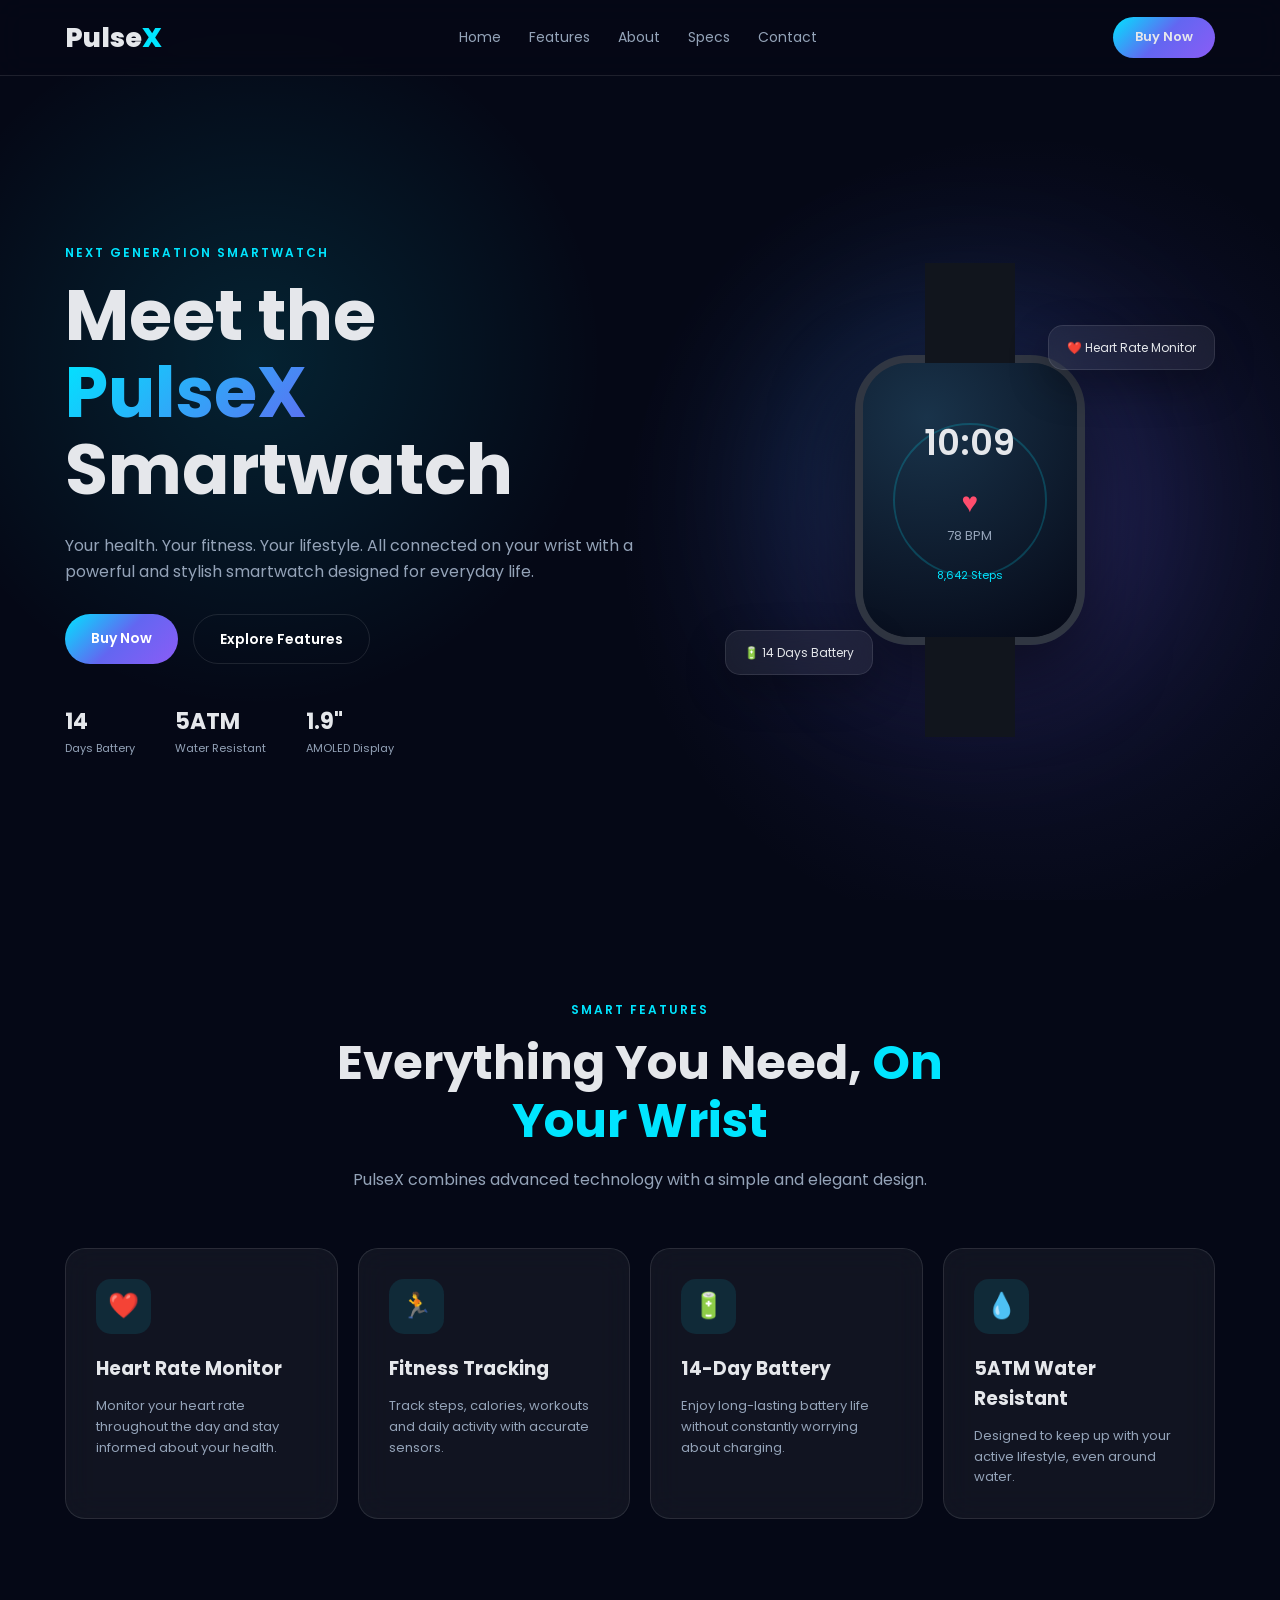
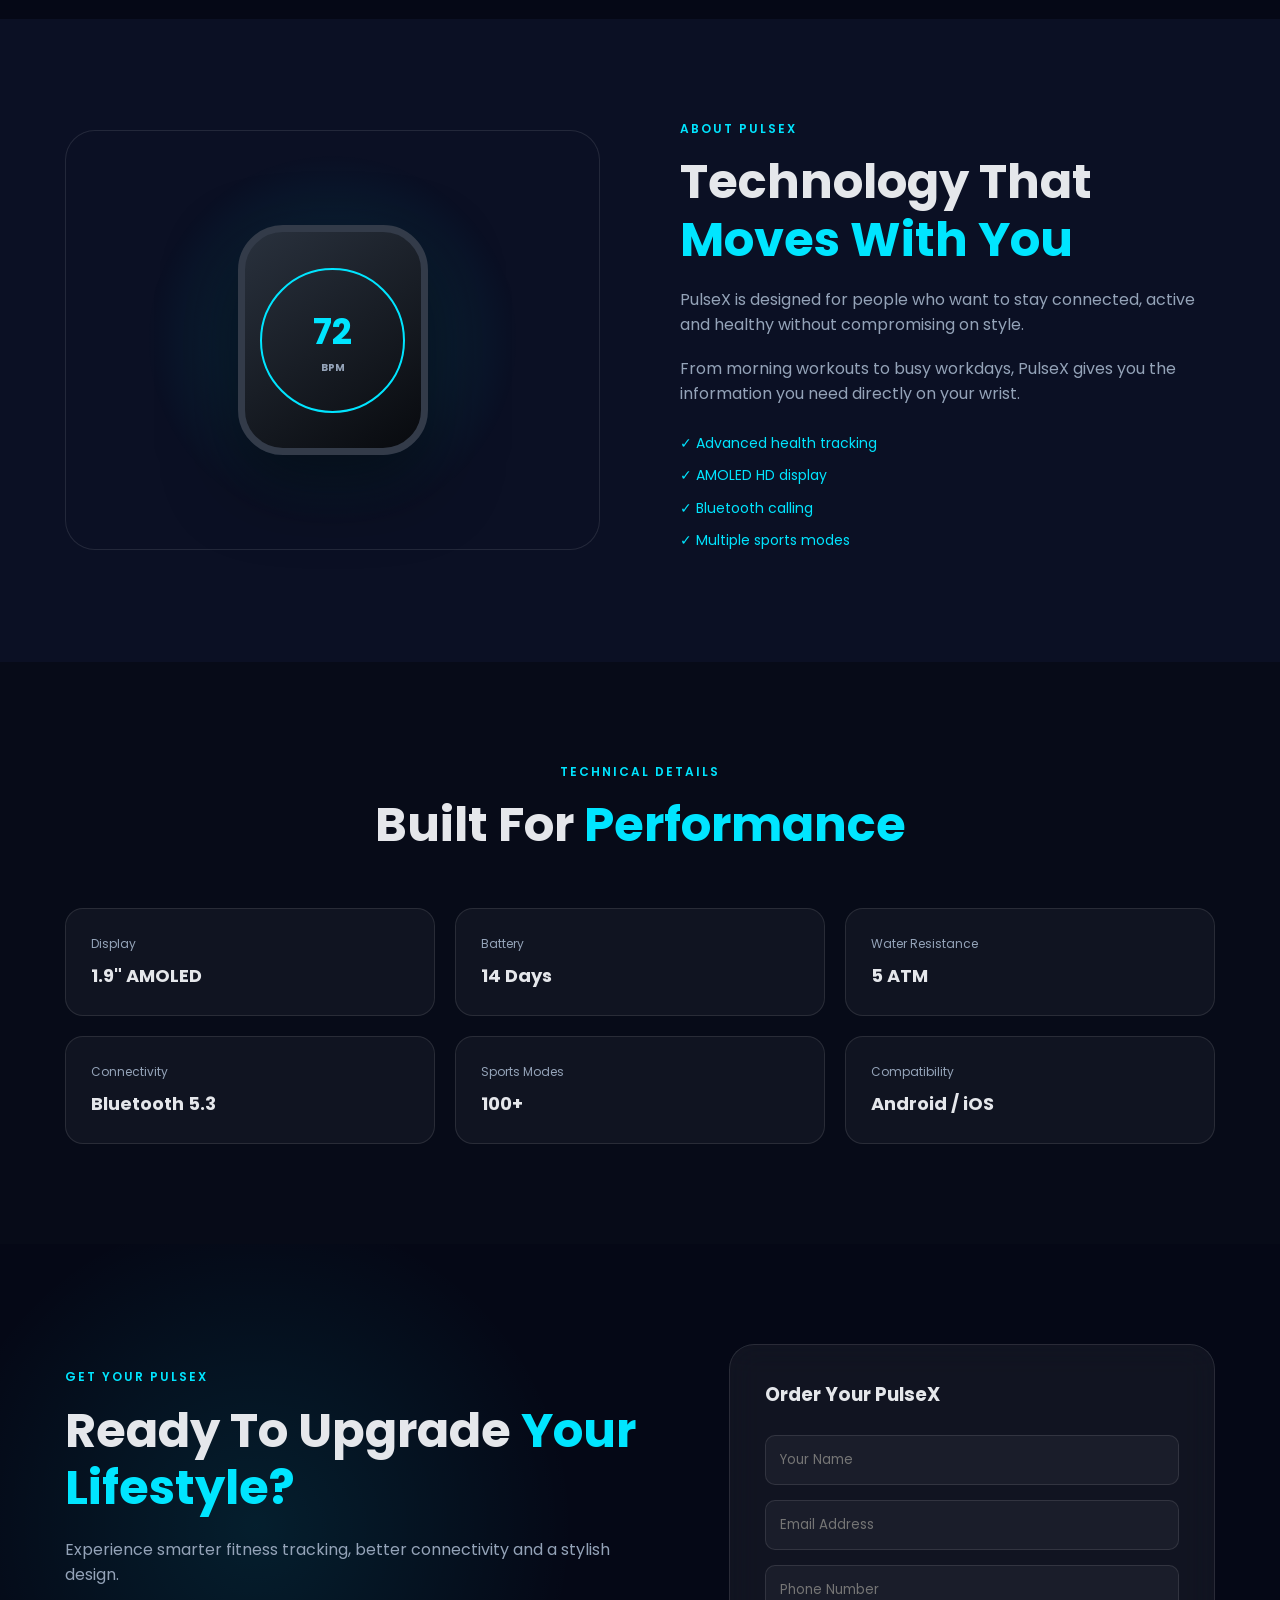
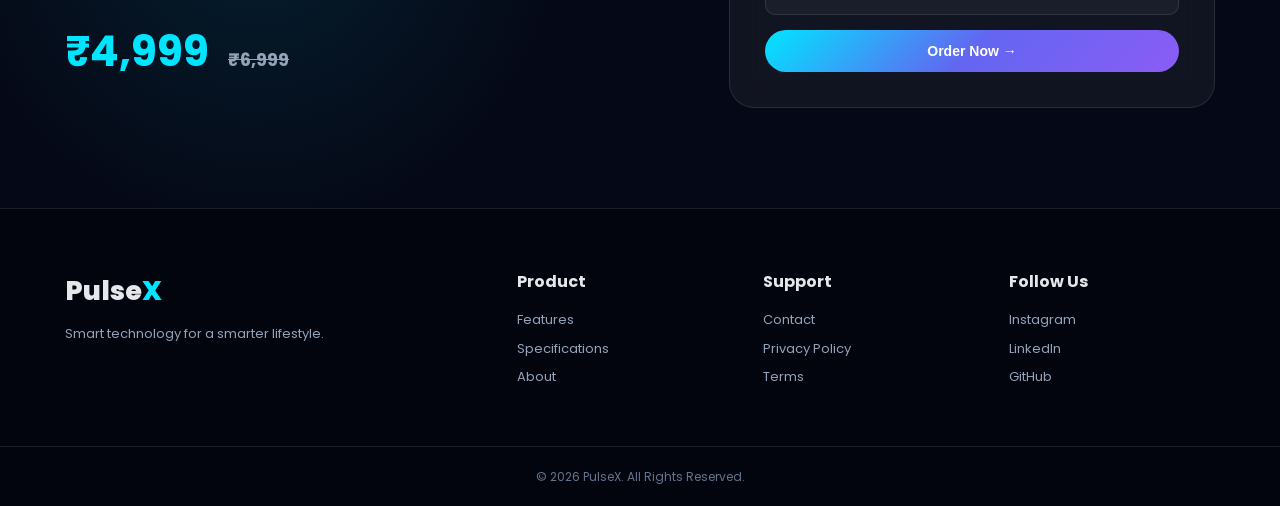
<file: Assignment-2-PulseX-Smartwatch/index.html>
<!DOCTYPE html>
<html lang="en">
<head>
    <meta charset="UTF-8">
    <meta name="viewport" content="width=device-width, initial-scale=1.0">

    <title>PulseX Smartwatch</title>

    <link rel="preconnect" href="https://fonts.googleapis.com">
    <link rel="preconnect" href="https://fonts.gstatic.com" crossorigin>

    <link
        href="https://fonts.googleapis.com/css2?family=Poppins:wght@300;400;500;600;700;800&display=swap"
        rel="stylesheet"
    >

    <link rel="stylesheet" href="style.css">
</head>

<body>

    <!-- ================= NAVBAR ================= -->

    <header class="navbar">
        <div class="container nav-container">

            <a href="#home" class="logo">
                Pulse<span>X</span>
            </a>

            <nav>
                <a href="#home">Home</a>
                <a href="#features">Features</a>
                <a href="#about">About</a>
                <a href="#specs">Specs</a>
                <a href="#contact">Contact</a>
            </nav>

            <a href="#contact" class="nav-btn">Buy Now</a>

        </div>
    </header>


    <!-- ================= HERO ================= -->

    <section id="home" class="hero">

        <div class="hero-content container">

            <div class="hero-text">

                <p class="tag">NEXT GENERATION SMARTWATCH</p>

                <h1>
                    Meet the
                    <span>PulseX</span>
                    Smartwatch
                </h1>

                <p>
                    Your health. Your fitness. Your lifestyle.
                    All connected on your wrist with a powerful
                    and stylish smartwatch designed for everyday life.
                </p>

                <div class="hero-buttons">

                    <a href="#contact" class="btn primary">
                        Buy Now
                    </a>

                    <a href="#features" class="btn secondary">
                        Explore Features
                    </a>

                </div>

                <div class="hero-stats">

                    <div>
                        <strong>14</strong>
                        <span>Days Battery</span>
                    </div>

                    <div>
                        <strong>5ATM</strong>
                        <span>Water Resistant</span>
                    </div>

                    <div>
                        <strong>1.9"</strong>
                        <span>AMOLED Display</span>
                    </div>

                </div>

            </div>


            <!-- WATCH -->

            <div class="watch-area">

                <div class="glow"></div>

                <div class="watch">

                    <div class="watch-screen">

                        <div class="watch-time">
                            10:09
                        </div>

                        <div class="heart">
                            ♥
                        </div>

                        <div class="heart-rate">
                            78 BPM
                        </div>

                        <div class="steps">
                            8,642 Steps
                        </div>

                    </div>

                </div>

                <div class="floating feature-float">
                    ❤️ Heart Rate Monitor
                </div>

                <div class="floating battery-float">
                    🔋 14 Days Battery
                </div>

            </div>

        </div>

    </section>


    <!-- ================= FEATURES ================= -->

    <section id="features" class="section">

        <div class="container">

            <div class="section-heading">

                <p class="tag">SMART FEATURES</p>

                <h2>
                    Everything You Need,
                    <span>On Your Wrist</span>
                </h2>

                <p>
                    PulseX combines advanced technology with a
                    simple and elegant design.
                </p>

            </div>


            <div class="features-grid">

                <div class="feature-card">

                    <div class="icon">❤️</div>

                    <h3>Heart Rate Monitor</h3>

                    <p>
                        Monitor your heart rate throughout the day
                        and stay informed about your health.
                    </p>

                </div>


                <div class="feature-card">

                    <div class="icon">🏃</div>

                    <h3>Fitness Tracking</h3>

                    <p>
                        Track steps, calories, workouts and daily
                        activity with accurate sensors.
                    </p>

                </div>


                <div class="feature-card">

                    <div class="icon">🔋</div>

                    <h3>14-Day Battery</h3>

                    <p>
                        Enjoy long-lasting battery life without
                        constantly worrying about charging.
                    </p>

                </div>


                <div class="feature-card">

                    <div class="icon">💧</div>

                    <h3>5ATM Water Resistant</h3>

                    <p>
                        Designed to keep up with your active lifestyle,
                        even around water.
                    </p>

                </div>

            </div>

        </div>

    </section>


    <!-- ================= ABOUT ================= -->

    <section id="about" class="section about">

        <div class="container about-container">

            <div class="about-watch">

                <div class="mini-watch">

                    <div>
                        72
                        <small>BPM</small>
                    </div>

                </div>

            </div>


            <div class="about-content">

                <p class="tag">ABOUT PULSEX</p>

                <h2>
                    Technology That
                    <span>Moves With You</span>
                </h2>

                <p>
                    PulseX is designed for people who want to stay
                    connected, active and healthy without compromising
                    on style.
                </p>

                <p>
                    From morning workouts to busy workdays, PulseX
                    gives you the information you need directly
                    on your wrist.
                </p>

                <div class="check-list">

                    <p>✓ Advanced health tracking</p>
                    <p>✓ AMOLED HD display</p>
                    <p>✓ Bluetooth calling</p>
                    <p>✓ Multiple sports modes</p>

                </div>

            </div>

        </div>

    </section>


    <!-- ================= SPECS ================= -->

    <section id="specs" class="section specs">

        <div class="container">

            <div class="section-heading">

                <p class="tag">TECHNICAL DETAILS</p>

                <h2>
                    Built For
                    <span>Performance</span>
                </h2>

            </div>


            <div class="spec-grid">

                <div class="spec-card">
                    <span>Display</span>
                    <strong>1.9" AMOLED</strong>
                </div>

                <div class="spec-card">
                    <span>Battery</span>
                    <strong>14 Days</strong>
                </div>

                <div class="spec-card">
                    <span>Water Resistance</span>
                    <strong>5 ATM</strong>
                </div>

                <div class="spec-card">
                    <span>Connectivity</span>
                    <strong>Bluetooth 5.3</strong>
                </div>

                <div class="spec-card">
                    <span>Sports Modes</span>
                    <strong>100+</strong>
                </div>

                <div class="spec-card">
                    <span>Compatibility</span>
                    <strong>Android / iOS</strong>
                </div>

            </div>

        </div>

    </section>


    <!-- ================= CONTACT / CTA ================= -->

    <section id="contact" class="section contact">

        <div class="container contact-container">

            <div>

                <p class="tag">GET YOUR PULSEX</p>

                <h2>
                    Ready To Upgrade
                    <span>Your Lifestyle?</span>
                </h2>

                <p>
                    Experience smarter fitness tracking,
                    better connectivity and a stylish design.
                </p>

                <div class="price">
                    ₹4,999
                    <del>₹6,999</del>
                </div>

            </div>


            <form class="contact-form">

                <h3>Order Your PulseX</h3>

                <input
                    type="text"
                    placeholder="Your Name"
                    required
                >

                <input
                    type="email"
                    placeholder="Email Address"
                    required
                >

                <input
                    type="tel"
                    placeholder="Phone Number"
                    required
                >

                <button type="submit" class="btn primary">
                    Order Now →
                </button>

            </form>

        </div>

    </section>


    <!-- ================= FOOTER ================= -->

    <footer>

        <div class="container footer-container">

            <div>

                <a href="#home" class="logo">
                    Pulse<span>X</span>
                </a>

                <p>
                    Smart technology for a smarter lifestyle.
                </p>

            </div>


            <div>

                <h4>Product</h4>

                <a href="#features">Features</a>
                <a href="#specs">Specifications</a>
                <a href="#about">About</a>

            </div>


            <div>

                <h4>Support</h4>

                <a href="#contact">Contact</a>
                <a href="#">Privacy Policy</a>
                <a href="#">Terms</a>

            </div>


            <div>

                <h4>Follow Us</h4>

                <a href="#">Instagram</a>
                <a href="#">LinkedIn</a>
                <a href="#">GitHub</a>

            </div>

        </div>


        <div class="copyright">
            © 2026 PulseX. All Rights Reserved.
        </div>

    </footer>

</body>
</html>
</file>
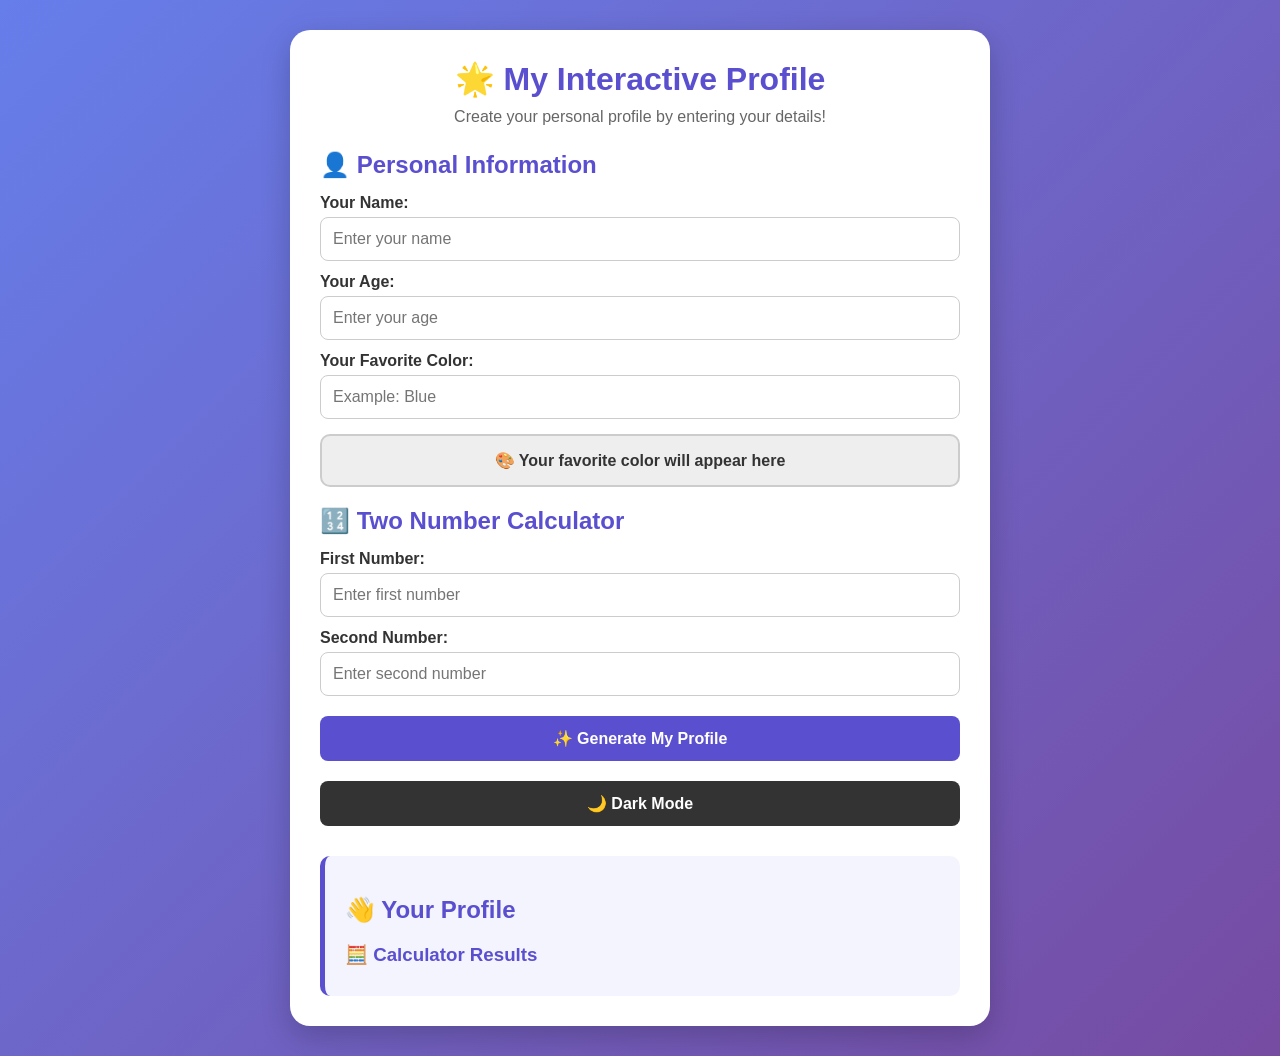
<file: Assignment-3-Interactive-Personal-Profile/index.html>
<!DOCTYPE html>
<html lang="en">

<head>
    <meta charset="UTF-8">
    <meta name="viewport" content="width=device-width, initial-scale=1.0">

    <title>Interactive Personal Profile</title>

    <link rel="stylesheet" href="style.css">
</head>

<body>

    <div class="container">

        <!-- Heading -->
        <h1>🌟 My Interactive Profile</h1>

        <p class="subtitle">
            Create your personal profile by entering your details!
        </p>


        <!-- Personal Information -->
        <div class="input-section">

            <h2>👤 Personal Information</h2>

            <label for="name">Your Name:</label>
            <input
                type="text"
                id="name"
                placeholder="Enter your name"
            >


            <label for="age">Your Age:</label>
            <input
                type="number"
                id="age"
                placeholder="Enter your age"
            >


            <label for="color">Your Favorite Color:</label>
            <input
                type="text"
                id="color"
                placeholder="Example: Blue"
            >


            <!-- Favorite Color Preview -->
            <div id="colorPreview" class="color-preview">
                🎨 Your favorite color will appear here
            </div>


            <!-- Calculator -->
            <h2>🔢 Two Number Calculator</h2>

            <label for="number1">First Number:</label>
            <input
                type="number"
                id="number1"
                placeholder="Enter first number"
            >


            <label for="number2">Second Number:</label>
            <input
                type="number"
                id="number2"
                placeholder="Enter second number"
            >


            <!-- Buttons -->
            <button id="generateButton">
                ✨ Generate My Profile
            </button>

            <button id="themeButton">
                🌙 Dark Mode
            </button>

        </div>


        <!-- Generated Profile -->
        <div id="profile" class="profile">

            <h2>👋 Your Profile</h2>

            <p id="welcome"></p>

            <p id="greeting"></p>

            <p id="profileAge"></p>

            <p id="profileColor"></p>


            <!-- Calculator Results -->
            <h3>🧮 Calculator Results</h3>

            <p id="addition"></p>

            <p id="subtraction"></p>

            <p id="multiplication"></p>

            <p id="division"></p>

        </div>


    <!-- JavaScript File -->
    <script src="script.js"></script>

</body>

</html>
</file>
<file: Assignment-2-PulseX-Smartwatch/style.css>
* {
    margin: 0;
    padding: 0;
    box-sizing: border-box;
}

:root {
    --primary: #00e5ff;
    --secondary: #6366f1;
    --purple: #8b5cf6;

    --dark: #050816;
    --dark2: #0b1024;

    --white: #ffffff;
    --text: #e5e7eb;
    --muted: #94a3b8;

    --border: rgba(255,255,255,0.1);

    --gradient:
        linear-gradient(
            135deg,
            #00e5ff,
            #6366f1,
            #8b5cf6
        );
}

html {
    scroll-behavior: smooth;
}

body {
    font-family: "Poppins", sans-serif;

    background: var(--dark);

    color: var(--text);

    line-height: 1.6;
}

a {
    text-decoration: none;
    color: inherit;
}

.container {
    width: 90%;
    max-width: 1150px;

    margin: auto;
}


/* ================================
   NAVBAR
================================ */

.navbar {
    position: fixed;

    top: 0;
    left: 0;

    width: 100%;

    z-index: 1000;

    background:
        rgba(5, 8, 22, 0.8);

    backdrop-filter: blur(15px);

    border-bottom:
        1px solid var(--border);
}

.nav-container {
    height: 75px;

    display: flex;

    align-items: center;

    justify-content: space-between;
}

.logo {
    font-size: 27px;

    font-weight: 800;
}

.logo span {
    color: var(--primary);
}

nav {
    display: flex;

    gap: 28px;
}

nav a {
    font-size: 14px;

    color: var(--muted);

    transition: 0.3s;
}

nav a:hover {
    color: var(--primary);
}

.nav-btn {
    padding: 10px 22px;

    border-radius: 25px;

    background: var(--gradient);

    font-size: 13px;

    font-weight: 600;

    transition: 0.3s;
}

.nav-btn:hover {
    transform: translateY(-3px);

    box-shadow:
        0 10px 30px rgba(0,229,255,0.2);
}


/* ================================
   HERO
================================ */

.hero {
    min-height: 100vh;

    padding-top: 100px;

    display: flex;

    align-items: center;

    overflow: hidden;

    background:

        radial-gradient(
            circle at 20% 40%,
            rgba(0,229,255,0.12),
            transparent 30%
        ),

        radial-gradient(
            circle at 80% 60%,
            rgba(99,102,241,0.15),
            transparent 35%
        );
}

.hero-content {
    display: grid;

    grid-template-columns:
        1.1fr 0.9fr;

    gap: 60px;

    align-items: center;
}

.tag {
    color: var(--primary);

    font-size: 12px;

    font-weight: 600;

    letter-spacing: 2px;

    margin-bottom: 15px;
}

.hero h1 {
    font-size:
        clamp(45px, 6vw, 70px);

    line-height: 1.1;

    margin-bottom: 25px;
}

.hero h1 span {
    display: block;

    background: var(--gradient);

    -webkit-background-clip: text;
    background-clip: text;

    color: transparent;
}

.hero-text > p:not(.tag) {
    color: var(--muted);

    max-width: 600px;

    margin-bottom: 30px;
}

.hero-buttons {
    display: flex;

    gap: 15px;

    flex-wrap: wrap;
}

.btn {
    display: inline-block;

    padding: 13px 26px;

    border-radius: 30px;

    font-size: 14px;

    font-weight: 600;

    transition: 0.3s;
}

.primary {
    background: var(--gradient);

    color: white;

    border: none;
}

.primary:hover {
    transform: translateY(-4px);

    box-shadow:
        0 15px 35px rgba(0,229,255,0.2);
}

.secondary {
    border: 1px solid var(--border);

    color: white;
}

.secondary:hover {
    background:
        rgba(255,255,255,0.08);

    transform: translateY(-4px);
}

.hero-stats {
    display: flex;

    gap: 40px;

    margin-top: 40px;
}

.hero-stats strong {
    display: block;

    font-size: 22px;
}

.hero-stats span {
    display: block;

    color: var(--muted);

    font-size: 11px;
}


/* ================================
   WATCH DESIGN
================================ */

.watch-area {
    height: 550px;

    position: relative;

    display: flex;

    justify-content: center;

    align-items: center;
}

.glow {
    position: absolute;

    width: 350px;
    height: 350px;

    border-radius: 50%;

    background:
        var(--gradient);

    filter: blur(90px);

    opacity: 0.25;
}

.watch {
    position: relative;

    width: 230px;
    height: 290px;

    border-radius: 55px;

    background:
        linear-gradient(
            145deg,
            #242936,
            #090b10
        );

    border: 8px solid #303642;

    box-shadow:
        0 30px 80px rgba(0,0,0,0.6);

    z-index: 2;

    animation: watchFloat 4s ease-in-out infinite;
}

.watch::before,
.watch::after {
    content: "";

    position: absolute;

    width: 90px;
    height: 100px;

    background: #11151d;

    left: 62px;

    z-index: -1;
}

.watch::before {
    top: -100px;
}

.watch::after {
    bottom: -100px;
}

.watch-screen {
    width: 100%;
    height: 100%;

    border-radius: 45px;

    background:
        radial-gradient(
            circle at 30% 20%,
            #19334a,
            #050816
        );

    display: flex;

    flex-direction: column;

    align-items: center;

    justify-content: center;

    position: relative;

    overflow: hidden;
}

.watch-screen::before {
    content: "";

    position: absolute;

    width: 150px;
    height: 150px;

    border-radius: 50%;

    border: 2px solid
        rgba(0,229,255,0.2);
}

.watch-time {
    font-size: 35px;

    font-weight: 600;

    z-index: 1;
}

.heart {
    color: #ff4d6d;

    font-size: 28px;

    margin-top: 10px;

    animation:
        heartBeat 1.2s infinite;
}

.heart-rate {
    font-size: 13px;

    color: var(--muted);
}

.steps {
    margin-top: 20px;

    color: var(--primary);

    font-size: 11px;
}

.floating {
    position: absolute;

    z-index: 5;

    padding: 12px 18px;

    border-radius: 15px;

    background:
        rgba(255,255,255,0.07);

    backdrop-filter: blur(15px);

    border: 1px solid var(--border);

    font-size: 12px;

    box-shadow:
        0 15px 40px rgba(0,0,0,0.3);
}

.feature-float {
    top: 100px;

    right: 0;

    animation: float 3s infinite;
}

.battery-float {
    bottom: 100px;

    left: 0;

    animation: float 3s 1s infinite;
}


/* ================================
   SECTIONS
================================ */

.section {
    padding: 100px 0;
}

.section-heading {
    max-width: 700px;

    margin:
        0 auto 55px;

    text-align: center;
}

.section-heading h2,
.about-content h2,
.contact h2 {
    font-size:
        clamp(32px, 5vw, 48px);

    line-height: 1.2;

    margin-bottom: 18px;
}

.section-heading h2 span,
.about-content h2 span,
.contact h2 span {
    color: var(--primary);
}

.section-heading > p:last-child {
    color: var(--muted);
}


/* ================================
   FEATURES
================================ */

.features-grid {
    display: grid;

    grid-template-columns:
        repeat(4, 1fr);

    gap: 20px;
}

.feature-card {
    padding: 30px;

    border:
        1px solid var(--border);

    border-radius: 20px;

    background:
        rgba(255,255,255,0.05);

    backdrop-filter: blur(15px);

    transition: 0.4s;
}

.feature-card:hover {
    transform:
        translateY(-10px);

    border-color:
        rgba(0,229,255,0.5);

    box-shadow:
        0 20px 50px
        rgba(0,229,255,0.08);
}

.icon {
    width: 55px;
    height: 55px;

    display: flex;

    align-items: center;

    justify-content: center;

    border-radius: 15px;

    background:
        rgba(0,229,255,0.1);

    font-size: 25px;

    margin-bottom: 20px;
}

.feature-card h3 {
    margin-bottom: 12px;
}

.feature-card p {
    color: var(--muted);

    font-size: 13px;
}


/* ================================
   ABOUT
================================ */

.about {
    background: var(--dark2);
}

.about-container {
    display: grid;

    grid-template-columns:
        1fr 1fr;

    gap: 80px;

    align-items: center;
}

.about-watch {
    height: 420px;

    border-radius: 30px;

    background:
        radial-gradient(
            circle,
            rgba(0,229,255,0.15),
            transparent 55%
        );

    border:
        1px solid var(--border);

    display: flex;

    align-items: center;

    justify-content: center;
}

.mini-watch {
    width: 190px;
    height: 230px;

    border-radius: 45px;

    background:
        linear-gradient(
            145deg,
            #29313d,
            #080a0e
        );

    border:
        7px solid #333b49;

    display: flex;

    align-items: center;

    justify-content: center;

    box-shadow:
        0 30px 70px rgba(0,0,0,0.5);

    animation:
        watchFloat 4s infinite;
}

.mini-watch div {
    width: 145px;
    height: 145px;

    border-radius: 50%;

    border:
        2px solid var(--primary);

    display: flex;

    align-items: center;

    justify-content: center;

    flex-direction: column;

    color: var(--primary);

    font-size: 35px;

    font-weight: 700;
}

.mini-watch small {
    font-size: 10px;

    color: var(--muted);
}

.about-content > p:not(.tag) {
    color: var(--muted);

    margin-bottom: 18px;
}

.check-list {
    margin-top: 25px;
}

.check-list p {
    margin-bottom: 10px;

    color: var(--primary);

    font-size: 14px;
}


/* ================================
   SPECIFICATIONS
================================ */

.specs {
    background:
        #070b18;
}

.spec-grid {
    display: grid;

    grid-template-columns:
        repeat(3, 1fr);

    gap: 20px;
}

.spec-card {
    padding: 25px;

    border:
        1px solid var(--border);

    border-radius: 18px;

    background:
        rgba(255,255,255,0.04);

    transition: 0.3s;
}

.spec-card:hover {
    border-color: var(--primary);

    transform: translateY(-5px);
}

.spec-card span {
    display: block;

    color: var(--muted);

    font-size: 12px;

    margin-bottom: 8px;
}

.spec-card strong {
    font-size: 18px;
}


/* ================================
   CONTACT
================================ */

.contact {
    background:
        radial-gradient(
            circle at 20% 50%,
            rgba(0,229,255,0.1),
            transparent 30%
        );
}

.contact-container {
    display: grid;

    grid-template-columns:
        1.1fr 0.9fr;

    gap: 70px;

    align-items: center;
}

.contact h2 {
    margin-bottom: 20px;
}

.contact > .container
> div > p:not(.tag) {
    color: var(--muted);
}

.price {
    margin-top: 30px;

    font-size: 42px;

    font-weight: 700;

    color: var(--primary);
}

.price del {
    font-size: 18px;

    color: var(--muted);

    margin-left: 10px;
}

.contact-form {
    padding: 35px;

    border:
        1px solid var(--border);

    border-radius: 25px;

    background:
        rgba(255,255,255,0.05);

    backdrop-filter: blur(15px);
}

.contact-form h3 {
    margin-bottom: 25px;
}

.contact-form input {
    width: 100%;

    padding: 14px;

    margin-bottom: 15px;

    border:
        1px solid var(--border);

    border-radius: 10px;

    outline: none;

    background:
        rgba(255,255,255,0.04);

    color: white;

    font-family: inherit;
}

.contact-form input:focus {
    border-color:
        var(--primary);
}

.contact-form button {
    width: 100%;

    cursor: pointer;
}


/* ================================
   FOOTER
================================ */

footer {
    padding-top: 60px;

    background: #03050e;

    border-top:
        1px solid var(--border);
}

.footer-container {
    display: grid;

    grid-template-columns:
        2fr 1fr 1fr 1fr;

    gap: 40px;

    padding-bottom: 50px;
}

.footer-container p {
    color: var(--muted);

    font-size: 13px;

    max-width: 280px;

    margin-top: 12px;
}

.footer-container h4 {
    margin-bottom: 15px;
}

.footer-container div a:not(.logo) {
    display: block;

    color: var(--muted);

    font-size: 13px;

    margin-bottom: 8px;

    transition: 0.3s;
}

.footer-container div a:hover {
    color: var(--primary);
}

.copyright {
    padding: 20px;

    text-align: center;

    border-top:
        1px solid var(--border);

    color: #64748b;

    font-size: 12px;
}


/* ================================
   ANIMATIONS
================================ */

@keyframes watchFloat {

    0%,
    100% {
        transform: translateY(0);
    }

    50% {
        transform: translateY(-15px);
    }
}

@keyframes float {

    0%,
    100% {
        transform: translateY(0);
    }

    50% {
        transform: translateY(-10px);
    }
}

@keyframes heartBeat {

    0% {
        transform: scale(1);
    }

    25% {
        transform: scale(1.2);
    }

    40% {
        transform: scale(1);
    }

    60% {
        transform: scale(1.15);
    }

    100% {
        transform: scale(1);
    }
}


/* ================================
   TABLET
================================ */

@media (max-width: 950px) {

    nav {
        gap: 15px;
    }

    .hero-content,
    .contact-container {
        grid-template-columns: 1fr;

        text-align: center;
    }

    .hero-text > p:not(.tag) {
        margin-left: auto;
        margin-right: auto;
    }

    .hero-buttons {
        justify-content: center;
    }

    .hero-stats {
        justify-content: center;
    }

    .watch-area {
        height: 450px;
    }

    .features-grid {
        grid-template-columns:
            repeat(2, 1fr);
    }

    .about-container {
        grid-template-columns: 1fr;
    }

    .spec-grid {
        grid-template-columns:
            repeat(2, 1fr);
    }

    .contact {
        text-align: center;
    }

    .footer-container {
        grid-template-columns:
            repeat(2, 1fr);
    }
}


/* ================================
   MOBILE
================================ */

@media (max-width: 650px) {

    .nav-container {
        height: 65px;
    }

    nav {
        display: none;
    }

    .nav-btn {
        padding: 8px 15px;

        font-size: 11px;
    }

    .hero {
        padding-top: 80px;
    }

    .hero h1 {
        font-size: 42px;
    }

    .hero-stats {
        gap: 20px;
    }

    .hero-stats strong {
        font-size: 18px;
    }

    .watch-area {
        height: 400px;
    }

    .watch {
        width: 190px;
        height: 245px;
    }

    .feature-float {
        right: 0;
        top: 70px;
    }

    .battery-float {
        left: 0;
        bottom: 60px;
    }

    .section {
        padding: 70px 0;
    }

    .features-grid {
        grid-template-columns: 1fr;
    }

    .spec-grid {
        grid-template-columns: 1fr;
    }

    .about-watch {
        height: 350px;
    }

    .footer-container {
        grid-template-columns: 1fr;
    }
}


/* ================================
   SMALL MOBILE
================================ */

@media (max-width: 400px) {

    .container {
        width: 92%;
    }

    .hero h1 {
        font-size: 36px;
    }

    .hero-buttons {
        flex-direction: column;
    }

    .hero-buttons .btn {
        width: 100%;
    }

    .hero-stats {
        flex-wrap: wrap;
    }

    .floating {
        font-size: 10px;
        padding: 9px 12px;
    }
}
</file>
<file: Assignment-3-Interactive-Personal-Profile/style.css>
* {
    box-sizing: border-box;
    margin: 0;
    padding: 0;
}


/* Body */

body {
    font-family: Arial, sans-serif;

    background: linear-gradient(
        135deg,
        #667eea,
        #764ba2
    );

    min-height: 100vh;

    padding: 30px;

    color: #333;

    transition: 0.3s;
}


/* Main Container */

.container {
    max-width: 700px;

    margin: auto;

    background-color: white;

    padding: 30px;

    border-radius: 20px;

    box-shadow:
        0 10px 30px rgba(0, 0, 0, 0.2);
}


/* Main Heading */

h1 {
    text-align: center;

    color: #5a4fcf;

    margin-bottom: 10px;
}


.subtitle {
    text-align: center;

    color: #666;

    margin-bottom: 25px;
}


/* Section Heading */

h2 {
    color: #5a4fcf;

    margin-top: 20px;

    margin-bottom: 15px;
}


h3 {
    color: #5a4fcf;

    margin-top: 20px;

    margin-bottom: 10px;
}


/* Labels */

label {
    display: block;

    font-weight: bold;

    margin-top: 12px;

    margin-bottom: 5px;
}


/* Input Boxes */

input {
    width: 100%;

    padding: 12px;

    border: 1px solid #ccc;

    border-radius: 8px;

    font-size: 16px;

    transition: 0.3s;
}


input:focus {
    outline: none;

    border-color: #5a4fcf;

    box-shadow:
        0 0 5px rgba(90, 79, 207, 0.3);
}


/* Color Preview */

.color-preview {
    margin-top: 15px;

    padding: 15px;

    border-radius: 10px;

    background-color: #eeeeee;

    text-align: center;

    font-weight: bold;

    color: #333;

    border: 2px solid #ccc;

    transition: 0.3s;
}


/* Buttons */

button {
    width: 100%;

    padding: 13px;

    margin-top: 20px;

    border: none;

    border-radius: 8px;

    background-color: #5a4fcf;

    color: white;

    font-size: 16px;

    font-weight: bold;

    cursor: pointer;

    transition: 0.3s;
}


button:hover {
    background-color: #4438a8;

    transform: translateY(-2px);
}


/* Dark Mode Button */

#themeButton {
    background-color: #333;
}


#themeButton:hover {
    background-color: #111;
}


/* Profile */

.profile {
    margin-top: 30px;

    padding: 20px;

    background-color: #f4f4ff;

    border-left: 5px solid #5a4fcf;

    border-radius: 10px;

    transition: 0.3s;
}


.profile p {
    margin: 10px 0;

    font-size: 16px;
}


/* Data Types */

.data-types {
    margin-top: 25px;

    padding: 20px;

    background-color: #f9f9f9;

    border-radius: 10px;
}


.data-types p {
    margin: 10px 0;
}


/* Dark Mode */

.dark-mode {
    background: #121212;

    color: white;
}


.dark-mode .container {
    background-color: #1e1e1e;
}


.dark-mode h1,
.dark-mode h2,
.dark-mode h3 {
    color: #a9a0ff;
}


.dark-mode .subtitle {
    color: #ccc;
}


.dark-mode input {
    background-color: #333;

    color: white;

    border-color: #555;
}


.dark-mode input::placeholder {
    color: #aaa;
}


.dark-mode .profile {
    background-color: #292929;

    border-left-color: #a9a0ff;
}


.dark-mode .data-types {
    background-color: #292929;
}


.dark-mode .color-preview {
    color: white;

    border-color: #555;
}
</file>
